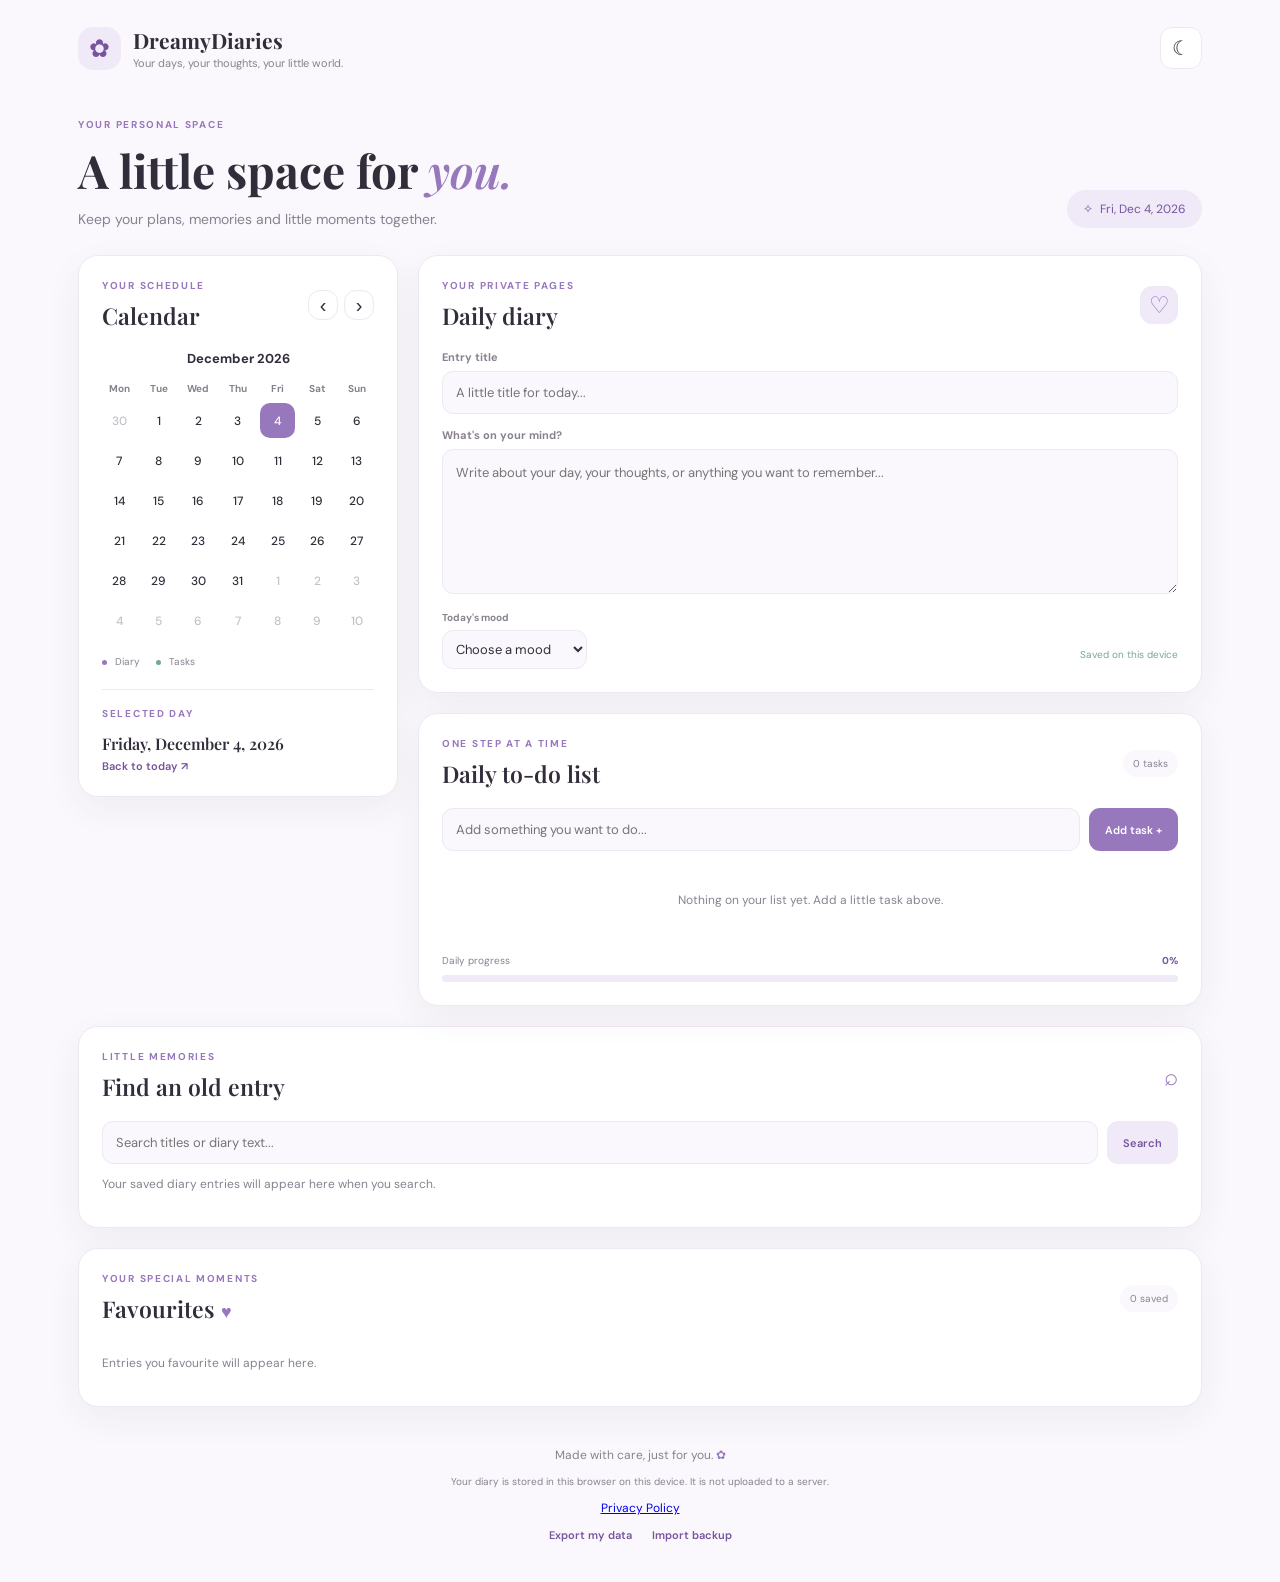
<file: index.html>
<!doctype html>
<html lang="en">
<head>
  <meta charset="utf-8">
  <meta name="viewport" content="width=device-width, initial-scale=1">
  <meta name="theme-color" content="#f4effb">
  <meta name="description" content="A private little space for your diary, plans, moods and memories.">
  <meta name="apple-mobile-web-app-capable" content="yes">
  <meta name="apple-mobile-web-app-status-bar-style" content="default">
  <meta name="apple-mobile-web-app-title" content="DreamyDiaries">
  <link rel="manifest" href="manifest.webmanifest">
  <link rel="apple-touch-icon" href="icons/icon-192.png">
  <title>DreamyDiaries</title>
  <link rel="stylesheet" href="style.css">
</head>
<body>
  <div class="app-shell">
    <header class="topbar">
      <a class="brand" href="#" aria-label="DreamyDiaries home">
        <span class="brand-mark">✿</span>
        <span><strong>DreamyDiaries</strong><small>Your days, your thoughts, your little world.</small></span>
      </a>
      <button id="themeBtn" class="icon-btn" aria-label="Toggle dark mode" title="Toggle dark mode">☾</button>
    </header>

    <main>
      <section class="welcome">
        <div>
          <p class="eyebrow">YOUR PERSONAL SPACE</p>
          <h1>A little space for <em>you.</em></h1>
          <p class="sub">Keep your plans, memories and little moments together.</p>
        </div>
        <div class="today-pill"><span>✧</span><span id="todayLabel"></span></div>
      </section>

      <section class="layout">
        <aside class="panel calendar-panel">
          <div class="section-head">
            <div><p class="eyebrow">YOUR SCHEDULE</p><h2>Calendar</h2></div>
            <div class="month-controls">
              <button id="prevMonth" class="small-btn" aria-label="Previous month">‹</button>
              <button id="nextMonth" class="small-btn" aria-label="Next month">›</button>
            </div>
          </div>
          <div class="month-title" id="monthTitle"></div>
          <div class="calendar-grid weekday-row">
            <span>Mon</span><span>Tue</span><span>Wed</span><span>Thu</span><span>Fri</span><span>Sat</span><span>Sun</span>
          </div>
          <div class="calendar-grid" id="calendar"></div>
          <div class="legend"><span><i class="dot journal-dot"></i> Diary</span><span><i class="dot task-dot"></i> Tasks</span></div>
          <div class="selected-date-card">
            <span class="eyebrow">SELECTED DAY</span>
            <strong id="selectedDateLabel"></strong>
            <button id="todayBtn" class="text-btn">Back to today ↗</button>
          </div>
        </aside>

        <div class="content-column">
          <section class="panel journal-panel">
            <div class="section-head">
              <div><p class="eyebrow">YOUR PRIVATE PAGES</p><h2>Daily diary</h2></div>
              <button id="favoriteBtn" class="favorite-btn" type="button" aria-pressed="false" title="Add this entry to favourites">♡</button>
            </div>
            <label class="field-label" for="entryTitle">Entry title</label>
            <input id="entryTitle" class="text-input" maxlength="100" placeholder="A little title for today...">
            <label class="field-label" for="entryText">What's on your mind?</label>
            <textarea id="entryText" placeholder="Write about your day, your thoughts, or anything you want to remember..."></textarea>
            <div class="journal-footer">
              <label class="mood-label" for="moodSelect">Today's mood
                <select id="moodSelect">
                  <option value="">Choose a mood</option>
                  <option value="😊 Happy">😊 Happy</option>
                  <option value="😌 Calm">😌 Calm</option>
                  <option value="🥰 Loved">🥰 Loved</option>
                  <option value="🤩 Excited">🤩 Excited</option>
                  <option value="😐 Okay">😐 Okay</option>
                  <option value="😔 Sad">😔 Sad</option>
                  <option value="😣 Stressed">😣 Stressed</option>
                  <option value="😴 Tired">😴 Tired</option>
                </select>
              </label>
              <span id="saveStatus" class="save-status">Saved on this device</span>
            </div>
          </section>

          <section class="panel tasks-panel">
            <div class="section-head">
              <div><p class="eyebrow">ONE STEP AT A TIME</p><h2>Daily to-do list</h2></div>
              <span class="task-count" id="taskCount">0 tasks</span>
            </div>
            <form id="taskForm" class="task-form">
              <input id="taskInput" class="text-input" maxlength="140" placeholder="Add something you want to do..." autocomplete="off">
              <button class="primary-btn" type="submit">Add task +</button>
            </form>
            <div id="taskList" class="task-list"></div>
            <div class="progress-wrap">
              <div class="progress-label"><span>Daily progress</span><strong id="progressText">0%</strong></div>
              <div class="progress-track"><div id="progressBar" class="progress-bar"></div></div>
            </div>
          </section>
        </div>
      </section>

      <section class="panel search-panel">
        <div class="section-head">
          <div><p class="eyebrow">LITTLE MEMORIES</p><h2>Find an old entry</h2></div>
          <span class="soft-icon">⌕</span>
        </div>
        <div class="search-row">
          <input id="searchInput" class="text-input" placeholder="Search titles or diary text...">
          <button id="searchBtn" class="secondary-btn">Search</button>
        </div>
        <div id="searchResults" class="search-results"><p class="muted">Your saved diary entries will appear here when you search.</p></div>
      </section>

      <section class="panel favorites-panel">
        <div class="section-head">
          <div><p class="eyebrow">YOUR SPECIAL MOMENTS</p><h2>Favourites <span class="favorite-heading-heart">♥</span></h2></div>
          <span id="favoriteCount" class="task-count">0 saved</span>
        </div>
        <div id="favoriteList" class="favorite-list"><p class="muted">Entries you favourite will appear here.</p></div>
      </section>

      <footer>
        <p>Made with care, just for you. <span>✿</span></p>
        <p class="privacy-note">Your diary is stored in this browser on this device. It is not uploaded to a server.</p>
<p><a href="privacy.html" target="_blank">Privacy Policy</a></p>
        <div class="data-actions">
          <button id="exportBtn" class="text-btn">Export my data</button>
          <label class="text-btn import-label">Import backup<input id="importFile" type="file" accept="application/json" hidden></label>
        </div>
      </footer>
    </main>
  </div>
  <div id="toast" class="toast" role="status" aria-live="polite"></div>
  <script src="app.js"></script>
</body>
</html>
</file>
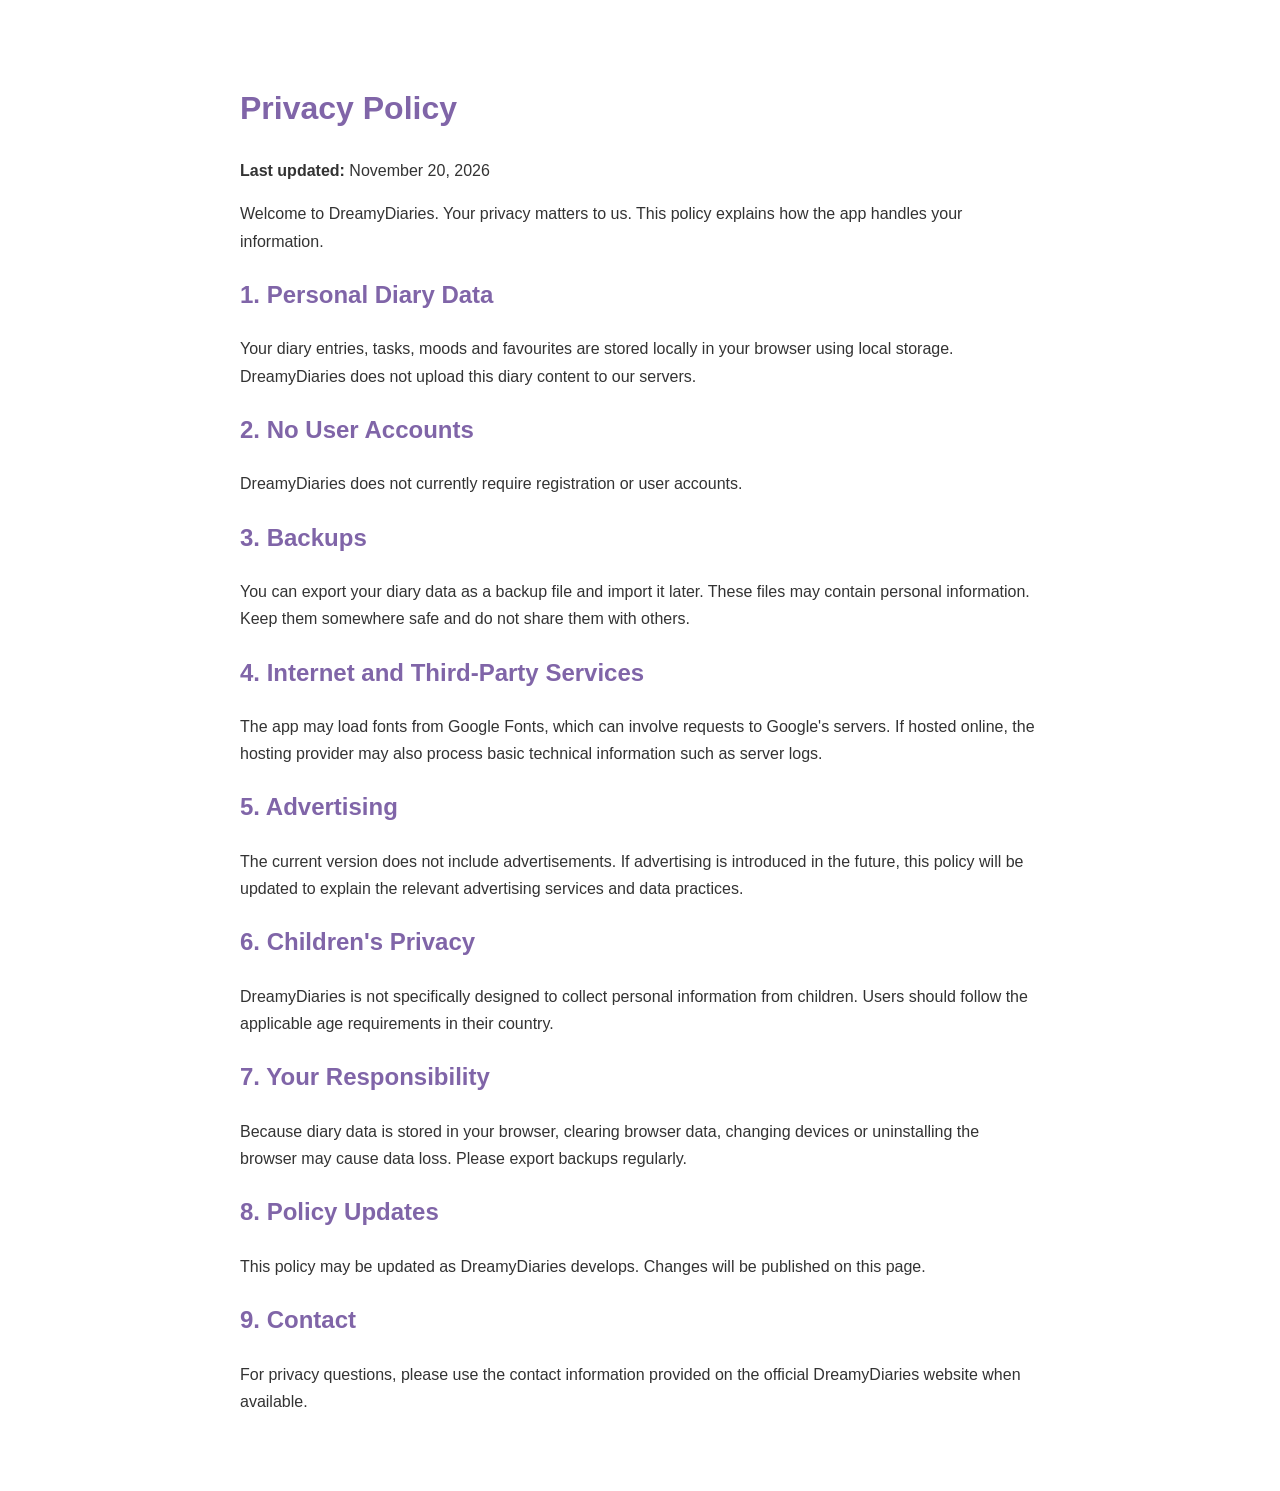
<file: privacy.html>
<!DOCTYPE html>
<html lang="en">
<head>
<meta charset="UTF-8">
<meta name="viewport" content="width=device-width, initial-scale=1.0">
<title>Privacy Policy - DreamyDiaries</title>
<style>
body {
  font-family: Arial, sans-serif;
  max-width: 800px;
  margin: 40px auto;
  padding: 20px;
  line-height: 1.7;
  color: #333;
}
h1, h2 { color: #8065a8; }
</style>
</head>
<body>

<h1>Privacy Policy</h1>
<p><strong>Last updated:</strong> November 20, 2026</p>

<p>Welcome to DreamyDiaries. Your privacy matters to us. This policy explains how the app handles your information.</p>

<h2>1. Personal Diary Data</h2>
<p>Your diary entries, tasks, moods and favourites are stored locally in your browser using local storage. DreamyDiaries does not upload this diary content to our servers.</p>

<h2>2. No User Accounts</h2>
<p>DreamyDiaries does not currently require registration or user accounts.</p>

<h2>3. Backups</h2>
<p>You can export your diary data as a backup file and import it later. These files may contain personal information. Keep them somewhere safe and do not share them with others.</p>

<h2>4. Internet and Third-Party Services</h2>
<p>The app may load fonts from Google Fonts, which can involve requests to Google's servers. If hosted online, the hosting provider may also process basic technical information such as server logs.</p>

<h2>5. Advertising</h2>
<p>The current version does not include advertisements. If advertising is introduced in the future, this policy will be updated to explain the relevant advertising services and data practices.</p>

<h2>6. Children's Privacy</h2>
<p>DreamyDiaries is not specifically designed to collect personal information from children. Users should follow the applicable age requirements in their country.</p>

<h2>7. Your Responsibility</h2>
<p>Because diary data is stored in your browser, clearing browser data, changing devices or uninstalling the browser may cause data loss. Please export backups regularly.</p>

<h2>8. Policy Updates</h2>
<p>This policy may be updated as DreamyDiaries develops. Changes will be published on this page.</p>

<h2>9. Contact</h2>
<p>For privacy questions, please use the contact information provided on the official DreamyDiaries website when available.</p>

</body>
</html>
</file>
<file: style.css>
@import url('https://fonts.googleapis.com/css2?family=DM+Sans:wght@400;500;600;700&family=Playfair+Display:ital,wght@0,600;0,700;1,600&display=swap');
:root{--bg:#faf8fc;--panel:#fff;--ink:#332d3b;--muted:#898190;--line:#eee8f2;--accent:#9878bd;--accent-dark:#76549e;--accent-pale:#f0e9f8;--green:#75a88b;--green-pale:#eaf4ee;--gold:#d5ad65;--shadow:0 12px 35px rgba(64,43,82,.06)}
*{box-sizing:border-box}body{margin:0;background:var(--bg);color:var(--ink);font-family:'DM Sans',sans-serif;transition:background .2s,color .2s}.app-shell{max-width:1180px;margin:auto;padding:26px 28px 40px}.topbar{display:flex;justify-content:space-between;align-items:center;margin-bottom:48px}.brand{display:flex;align-items:center;gap:12px;text-decoration:none;color:inherit}.brand-mark{display:grid;place-items:center;width:43px;height:43px;border-radius:15px;background:var(--accent-pale);color:var(--accent-dark);font-size:25px}.brand strong{display:block;font-family:'Playfair Display',serif;font-size:21px}.brand small{display:block;color:var(--muted);font-size:11px;margin-top:2px}.icon-btn,.small-btn{border:1px solid var(--line);background:var(--panel);color:var(--ink);border-radius:12px;cursor:pointer}.icon-btn{width:42px;height:42px;font-size:20px}.welcome{display:flex;justify-content:space-between;align-items:end;margin-bottom:27px;gap:20px}.eyebrow{font-size:10px;letter-spacing:1.7px;color:var(--accent);font-weight:700;margin:0 0 8px}.welcome h1{font:700 clamp(32px,5vw,46px) 'Playfair Display',serif;margin:0}.welcome h1 em{color:var(--accent);font-weight:600}.sub{color:var(--muted);margin:9px 0 0;font-size:14px}.today-pill{background:var(--accent-pale);color:var(--accent-dark);border-radius:30px;padding:11px 16px;font-size:12px;white-space:nowrap}.today-pill span:first-child{margin-right:7px}.layout{display:grid;grid-template-columns:320px minmax(0,1fr);gap:20px;align-items:start}.panel{background:var(--panel);border:1px solid var(--line);border-radius:20px;padding:23px;box-shadow:var(--shadow)}.section-head{display:flex;justify-content:space-between;align-items:center;margin-bottom:19px}.section-head h2{font:600 23px 'Playfair Display',serif;margin:0}.month-controls{display:flex;gap:6px}.small-btn{width:30px;height:30px;font-size:20px}.month-title{text-align:center;font-weight:700;font-size:13px;margin:4px 0 15px}.calendar-grid{display:grid;grid-template-columns:repeat(7,1fr);gap:5px;text-align:center}.weekday-row{color:var(--muted);font-size:10px;font-weight:700;margin-bottom:8px}.day{height:35px;border:0;border-radius:10px;background:transparent;color:var(--ink);cursor:pointer;position:relative;font:500 12px 'DM Sans'}.day:hover{background:var(--accent-pale)}.day.other{color:#c5bfca}.day.selected{background:var(--accent);color:white}.day.today:not(.selected){outline:1px solid var(--accent)}.day .marks{position:absolute;bottom:4px;left:0;right:0;display:flex;justify-content:center;gap:3px}.dot{display:inline-block;width:5px;height:5px;border-radius:50%}.journal-dot{background:var(--accent)}.task-dot{background:var(--green)}.day.selected .dot{background:white}.legend{display:flex;gap:16px;margin:17px 0 21px;color:var(--muted);font-size:10px}.legend .dot{margin-right:5px}.selected-date-card{border-top:1px solid var(--line);padding-top:17px;display:grid;gap:5px}.selected-date-card strong{font:600 16px 'Playfair Display',serif}.text-btn{border:0;background:none;color:var(--accent-dark);padding:0;cursor:pointer;font:600 11px 'DM Sans';text-align:left}.text-btn:hover{text-decoration:underline}.content-column{display:grid;gap:20px}.soft-icon{font-size:24px;color:var(--accent)}.favorite-btn{width:38px;height:38px;border:1px solid var(--line);border-radius:12px;background:var(--accent-pale);color:var(--accent);font-size:23px;line-height:1;cursor:pointer;transition:transform .15s,background .15s}.favorite-btn:hover{transform:scale(1.06)}.favorite-btn.is-favorite{background:var(--accent);color:#fff;border-color:var(--accent)}.favorite-heading-heart{color:var(--accent);font-size:18px}.favorites-panel{margin-top:20px}.favorite-list{display:grid;gap:10px}.favorite-item{display:flex;justify-content:space-between;align-items:center;gap:16px;padding:13px;background:var(--bg);border:1px solid var(--line);border-radius:12px}.favorite-details{min-width:0}.favorite-details strong{display:block;font:600 15px 'Playfair Display',serif;overflow-wrap:anywhere}.favorite-details .muted{display:block;margin-top:3px}.favorite-details p{font-size:12px;color:var(--muted);white-space:pre-wrap;overflow-wrap:anywhere;margin:6px 0 0}.favorite-actions{display:flex;gap:13px;flex-shrink:0}.favorite-actions .text-btn{white-space:nowrap}.field-label{display:block;font-size:11px;color:var(--muted);font-weight:700;margin:14px 0 7px}.text-input,textarea,select{width:100%;border:1px solid var(--line);border-radius:11px;padding:12px 13px;background:var(--bg);color:var(--ink);font:13px 'DM Sans';outline:none}.text-input:focus,textarea:focus,select:focus{border-color:var(--accent)}textarea{min-height:145px;resize:vertical;line-height:1.65}.journal-footer{display:flex;justify-content:space-between;align-items:end;gap:15px;margin-top:12px}.mood-label{font-size:10px;color:var(--muted);font-weight:700;display:grid;gap:6px}.mood-label select{min-width:145px;padding:9px}.save-status{font-size:10px;color:var(--green);padding-bottom:8px}.task-count{font-size:10px;color:var(--muted);background:var(--bg);padding:7px 10px;border-radius:20px}.task-form{display:flex;gap:9px}.primary-btn,.secondary-btn{border:0;border-radius:11px;padding:0 16px;background:var(--accent);color:white;font:600 11px 'DM Sans';cursor:pointer;white-space:nowrap}.primary-btn:hover{background:var(--accent-dark)}.task-list{display:grid;gap:7px;margin-top:14px}.task-item{display:flex;align-items:center;gap:10px;padding:10px 11px;background:var(--bg);border-radius:11px}.task-item input{accent-color:var(--accent);width:15px;height:15px}.task-item span{font-size:12px;flex:1;overflow-wrap:anywhere}.task-item.done span{text-decoration:line-through;color:var(--muted)}.delete-task{border:0;background:none;color:#ad9eae;cursor:pointer;font-size:17px}.empty{font-size:12px;color:var(--muted);text-align:center;padding:15px}.progress-wrap{margin-top:19px}.progress-label{display:flex;justify-content:space-between;font-size:10px;color:var(--muted);margin-bottom:8px}.progress-label strong{color:var(--accent-dark)}.progress-track{height:7px;border-radius:20px;background:var(--accent-pale);overflow:hidden}.progress-bar{height:100%;width:0;background:var(--accent);border-radius:20px;transition:width .2s}.search-panel{margin-top:20px}.search-row{display:flex;gap:9px}.secondary-btn{background:var(--accent-pale);color:var(--accent-dark)}.search-results{margin-top:12px}.muted{font-size:12px;color:var(--muted)}.result-item{padding:12px 0;border-bottom:1px solid var(--line)}.result-item strong{font:600 15px 'Playfair Display',serif}.result-item p{font-size:12px;color:var(--muted);white-space:pre-wrap;overflow-wrap:anywhere;margin:6px 0}.result-item button{margin-right:12px}footer{text-align:center;padding:28px 0 0;color:var(--muted);font-size:12px}footer span{color:var(--accent)}.privacy-note{font-size:10px}.data-actions{display:flex;justify-content:center;gap:20px;margin-top:12px}.import-label{cursor:pointer}.toast{position:fixed;bottom:22px;left:50%;transform:translate(-50%,20px);opacity:0;background:#342b3d;color:white;padding:11px 17px;border-radius:20px;font-size:12px;pointer-events:none;transition:.2s}.toast.show{opacity:1;transform:translate(-50%,0)}
body.dark{--bg:#201d27;--panel:#2b2633;--ink:#f0eaf5;--muted:#b5aabd;--line:#403748;--accent:#c0a0e4;--accent-dark:#d0b4ed;--accent-pale:#41354f;--green:#9ac7aa;--green-pale:#33473b;--gold:#d5ad65;--shadow:0 12px 35px rgba(0,0,0,.15)}body.dark .day.other{color:#71677a}body.dark .day.selected{color:#211a29}body.dark .day.selected .dot{background:#211a29}
@media(max-width:800px){.app-shell{padding:19px 15px 30px}.topbar{margin-bottom:32px}.layout{grid-template-columns:1fr}.calendar-panel{order:1}.content-column{order:2}.welcome{align-items:start;flex-direction:column}.today-pill{align-self:flex-start}.calendar-grid{gap:7px}.day{height:39px}.search-panel{margin-top:16px}}
@media(max-width:430px){.favorite-item{align-items:flex-start;flex-direction:column}.panel{padding:17px;border-radius:16px}.task-form{flex-direction:column}.primary-btn{height:42px}.journal-footer{align-items:start;flex-direction:column}.search-row{flex-direction:column}.secondary-btn{height:40px}.brand strong{font-size:19px}}
</file>
